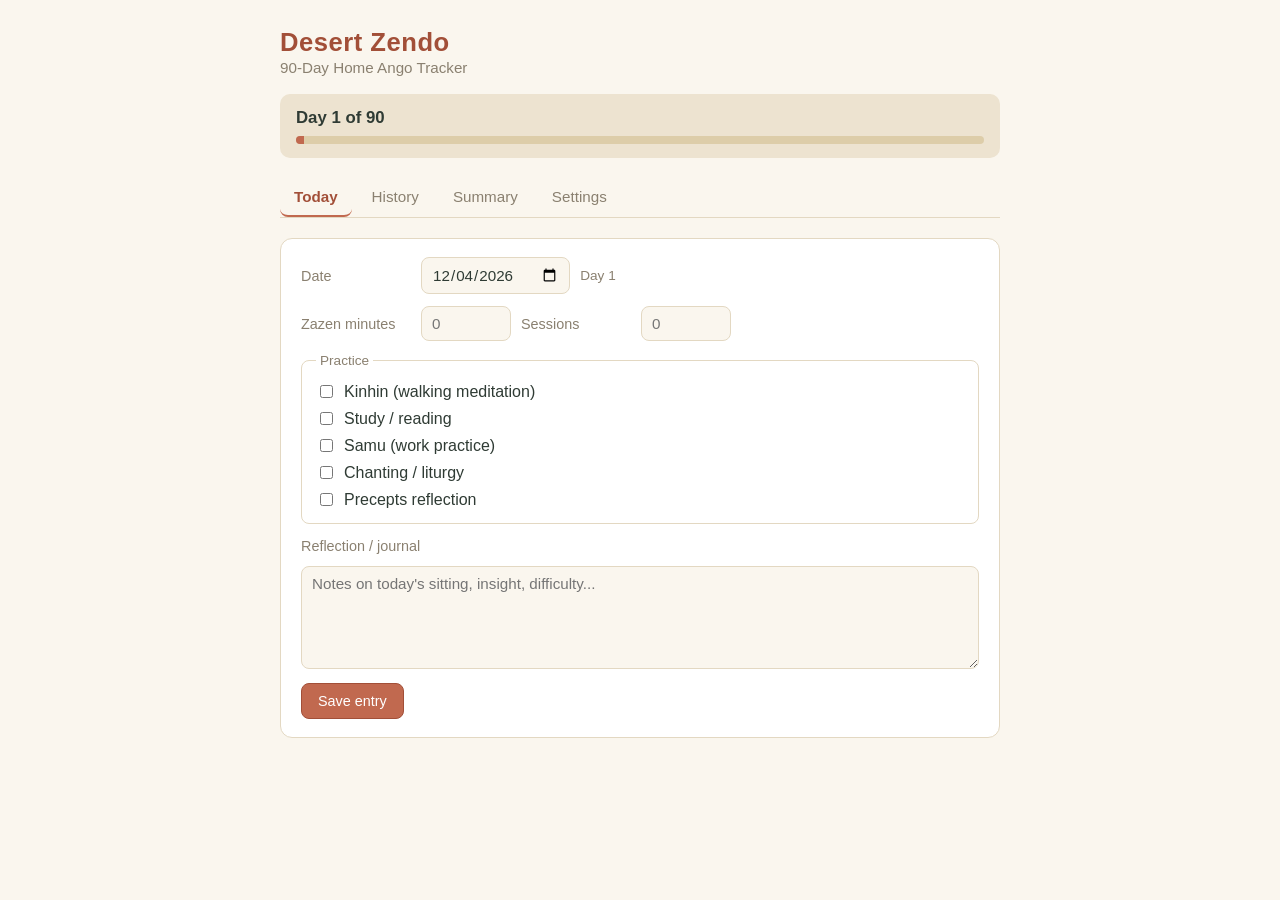
<file: index.html>
<!DOCTYPE html>
<html lang="en">
<head>
<meta charset="UTF-8">
<meta name="viewport" content="width=device-width, initial-scale=1.0">
<title>Desert Zendo — 90-Day Ango Tracker</title>
<link rel="stylesheet" href="style.css">
</head>
<body>
<header class="app-header">
  <div class="header-top">
    <h1>Desert Zendo</h1>
    <p class="subtitle">90-Day Home Ango Tracker</p>
  </div>
  <div class="day-counter" id="dayCounter">
    <span id="dayLabel">Day — of —</span>
    <div class="progress-track"><div class="progress-fill" id="progressFill"></div></div>
  </div>
</header>

<nav class="tabs" id="tabs">
  <button class="tab-btn active" data-view="today">Today</button>
  <button class="tab-btn" data-view="history">History</button>
  <button class="tab-btn" data-view="summary">Summary</button>
  <button class="tab-btn" data-view="settings">Settings</button>
</nav>

<main>
  <section id="view-today" class="view active">
    <div class="card">
      <div class="field-row">
        <label for="logDate">Date</label>
        <input type="date" id="logDate">
        <span id="logDayNote" class="muted"></span>
      </div>

      <div class="field-row">
        <label for="zazenMinutes">Zazen minutes</label>
        <input type="number" id="zazenMinutes" min="0" step="5" placeholder="0">
        <label for="zazenSessions">Sessions</label>
        <input type="number" id="zazenSessions" min="0" step="1" placeholder="0">
      </div>

      <fieldset class="checklist" id="practiceChecklist">
        <legend>Practice</legend>
      </fieldset>

      <div class="field-row">
        <label for="journal">Reflection / journal</label>
      </div>
      <textarea id="journal" rows="5" placeholder="Notes on today's sitting, insight, difficulty..."></textarea>

      <div class="actions">
        <button id="saveDayBtn" class="primary">Save entry</button>
        <span id="saveStatus" class="muted"></span>
      </div>
    </div>
  </section>

  <section id="view-history" class="view">
    <div class="card">
      <table class="history-table" id="historyTable">
        <thead>
          <tr>
            <th>Day</th>
            <th>Date</th>
            <th>Zazen</th>
            <th>Practice</th>
            <th>Journal</th>
          </tr>
        </thead>
        <tbody id="historyBody"></tbody>
      </table>
      <p id="historyEmpty" class="muted" hidden>No entries logged yet.</p>
    </div>
  </section>

  <section id="view-summary" class="view">
    <div class="card">
      <h2>Ango Summary</h2>
      <div class="stat-grid" id="statGrid"></div>
      <h3>Practice completion</h3>
      <div id="practiceStats" class="practice-stats"></div>
    </div>
    <div class="card">
      <div class="actions" style="justify-content: space-between;">
        <h2 style="margin:0;">Journal export</h2>
        <button id="exportJournalBtn">Download journal (.md)</button>
      </div>
      <pre id="journalPreview" class="journal-preview"></pre>
    </div>
  </section>

  <section id="view-settings" class="view">
    <div class="card">
      <h2>Ango settings</h2>
      <div class="field-row">
        <label for="startDate">Start date</label>
        <input type="date" id="startDate">
      </div>
      <div class="field-row">
        <label for="lengthDays">Length (days)</label>
        <input type="number" id="lengthDays" min="1" step="1">
      </div>
      <div class="actions">
        <button id="saveSettingsBtn" class="primary">Save settings</button>
        <span id="settingsStatus" class="muted"></span>
      </div>
    </div>

    <div class="card">
      <h2>Backup</h2>
      <p class="muted">Export all your data to a JSON file, or restore from a previous export.</p>
      <div class="actions">
        <button id="exportDataBtn">Export data (.json)</button>
        <label class="file-btn">
          Import data (.json)
          <input type="file" id="importDataInput" accept="application/json" hidden>
        </label>
      </div>
      <p id="backupStatus" class="muted"></p>
    </div>

    <div class="card">
      <h2>Danger zone</h2>
      <button id="clearDataBtn" class="danger">Clear all data</button>
    </div>
  </section>
</main>

<script src="app.js"></script>
</body>
</html>
</file>
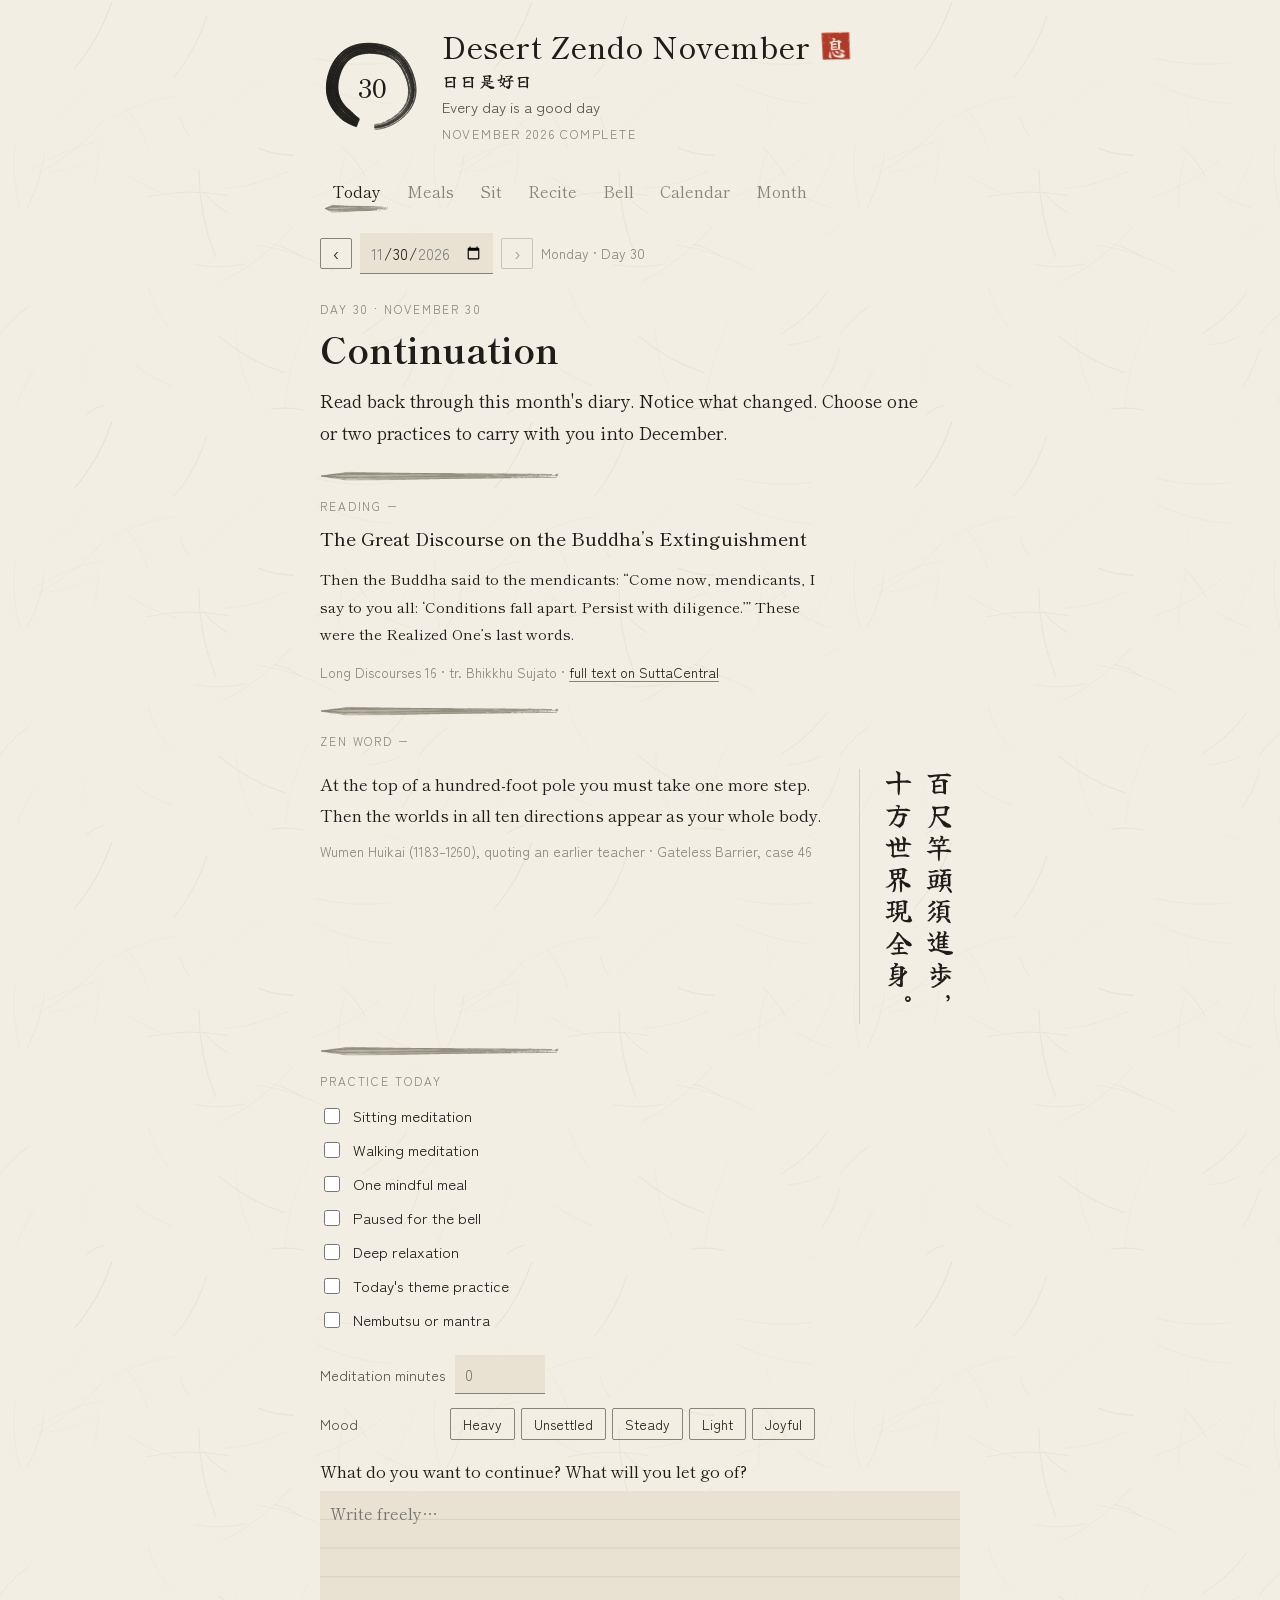
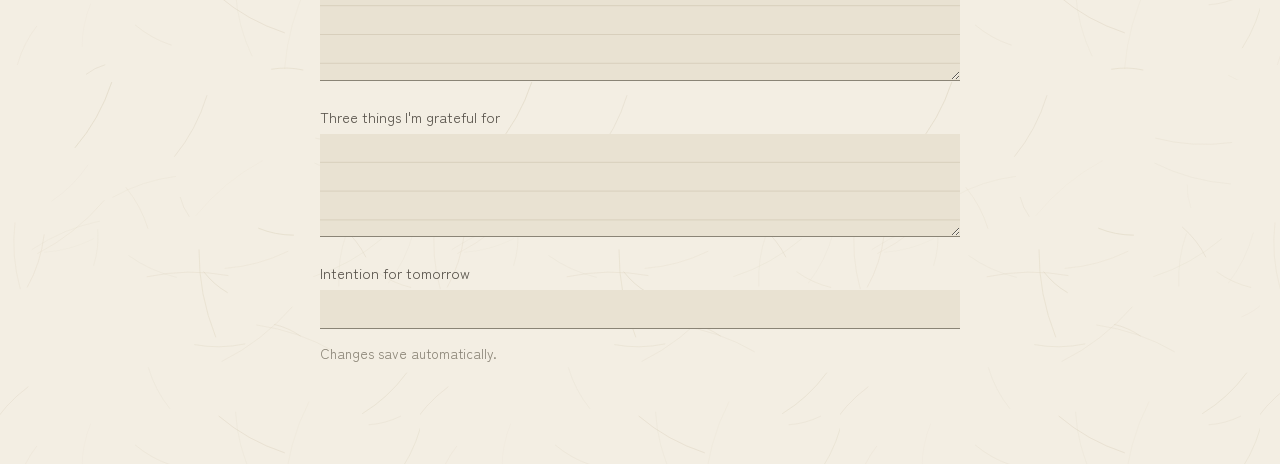
<file: desert-zendo-november/index.html>
<!DOCTYPE html>
<html lang="en">
<head>
<meta charset="UTF-8">
<meta name="viewport" content="width=device-width, initial-scale=1.0">
<title>Desert Zendo November</title>
<link rel="preconnect" href="https://fonts.googleapis.com">
<link rel="preconnect" href="https://fonts.gstatic.com" crossorigin>
<link rel="stylesheet" href="https://fonts.googleapis.com/css2?family=Shippori+Mincho:wght@500;700&family=Yuji+Syuku&family=Zen+Kaku+Gothic+New:wght@400;500&family=Noto+Serif+Tibetan&display=swap">
<link rel="stylesheet" href="style.css">
</head>
<body>
<header class="app-header">
  <div class="month-mark">
    <canvas id="monthEnso" data-enso data-size="104" data-seed="1126" data-progress="0" aria-hidden="true"></canvas>
    <span class="month-day" id="monthDay" aria-hidden="true"></span>
  </div>
  <div class="header-text">
    <div class="title-row">
      <h1>Desert Zendo November</h1>
      <canvas class="seal" data-seal="息" data-size="30" role="img" aria-label="Seal: breath"></canvas>
    </div>
    <p class="subtitle"><span class="motto" lang="zh-Hant">日日是好日</span> Every day is a good day</p>
    <p class="day-label" id="dayLabel">Day — of 30</p>
  </div>
</header>

<nav class="tabs" id="tabs">
  <button class="tab-btn active" data-view="today">Today</button>
  <button class="tab-btn" data-view="meals">Meals</button>
  <button class="tab-btn" data-view="sit">Sit</button>
  <button class="tab-btn" data-view="recite">Recite</button>
  <button class="tab-btn" data-view="bell">Bell</button>
  <button class="tab-btn" data-view="calendar">Calendar</button>
  <button class="tab-btn" data-view="month">Month</button>
</nav>

<main>
  <div class="date-bar">
    <button id="prevDayBtn" aria-label="Previous day">‹</button>
    <input type="date" id="selDate">
    <button id="nextDayBtn" aria-label="Next day">›</button>
    <span id="selDayNote" class="muted"></span>
  </div>

  <!-- Today: theme, practice checklist, diary -->
  <section id="view-today" class="view active">
    <div class="card theme-card">
      <p class="eyebrow" id="themeEyebrow">Day 1</p>
      <h2 id="themeTitle"></h2>
      <p id="themePractice"></p>
      <p class="observance-note" id="observanceNote" hidden></p>
    </div>

    <details class="card reading-card" id="readingCard" open>
      <summary>
        <span class="eyebrow">Reading</span>
        <span class="reading-title" id="readingTitle"></span>
      </summary>
      <div id="readingBody" class="reading-body"></div>
      <p class="muted reading-credit">
        <span id="readingCite"></span> · tr. Bhikkhu Sujato ·
        <a id="readingLink" target="_blank" rel="noopener">full text on SuttaCentral</a>
      </p>
    </details>

    <details class="card zen-card" id="zenCard" open>
      <summary><span class="eyebrow">Zen word</span></summary>
      <div class="zen-body">
        <p class="zen-original" id="zenOriginal"></p>
        <div class="zen-text">
          <p class="zen-reading muted" id="zenReading"></p>
          <p class="zen-english" id="zenEnglish"></p>
          <p class="muted zen-cite" id="zenCite"></p>
        </div>
      </div>
    </details>

    <div class="card">
      <fieldset class="checklist" id="practiceChecklist">
        <legend>Practice today</legend>
      </fieldset>

      <div class="field-row">
        <label for="sitMinutes">Meditation minutes</label>
        <input type="number" id="sitMinutes" min="0" step="5" placeholder="0">
      </div>

      <div class="field-row">
        <span class="field-label">Mood</span>
        <div class="mood-row" id="moodRow"></div>
      </div>

      <label class="block-label" for="diary" id="diaryPrompt">Diary</label>
      <textarea id="diary" rows="6" placeholder="Write freely…"></textarea>

      <label class="block-label" for="gratitude">Three things I'm grateful for</label>
      <textarea id="gratitude" rows="3"></textarea>

      <label class="block-label" for="intention">Intention for tomorrow</label>
      <input type="text" id="intention" class="wide">

      <p id="saveStatus" class="muted">Changes save automatically.</p>
    </div>
  </section>

  <!-- Meals -->
  <section id="view-meals" class="view">
    <div class="card">
      <h2>Add a meal</h2>
      <div class="field-row">
        <label for="mealType">Meal</label>
        <select id="mealType"></select>
      </div>
      <label class="block-label" for="mealWhat">What I ate</label>
      <input type="text" id="mealWhat" class="wide" placeholder="Miso soup, rice, steamed greens">
      <div class="checklist-inline">
        <label><input type="checkbox" id="mealPlant"> Plant-based</label>
        <label><input type="checkbox" id="mealPause"> Paused before eating</label>
        <label><input type="checkbox" id="mealNoScreens"> No screens or reading</label>
        <label><input type="checkbox" id="mealSlow"> Chewed slowly, put the fork down</label>
      </div>
      <div class="field-row">
        <label for="mealHunger">Hunger before</label>
        <input type="range" id="mealHunger" min="1" max="5" value="3">
        <label for="mealFull">Fullness after</label>
        <input type="range" id="mealFull" min="1" max="5" value="3">
      </div>
      <label class="block-label" for="mealNote">Notes</label>
      <input type="text" id="mealNote" class="wide" placeholder="Who made it, where it came from, how it felt">
      <div class="actions">
        <button id="addMealBtn" class="primary">Add meal</button>
        <span id="mealStatus" class="muted"></span>
      </div>
    </div>

    <div class="card">
      <h2>Meals on this day</h2>
      <ul class="meal-list" id="mealList"></ul>
      <p id="mealEmpty" class="muted">No meals logged for this day.</p>
    </div>
  </section>

  <!-- Meditation timer -->
  <section id="view-sit" class="view">
    <div class="card center">
      <div class="breath-wrap">
        <canvas class="breath-circle" id="breathCircle" data-enso data-size="210" data-seed="5" data-weight="0.09" aria-hidden="true"></canvas>
        <div class="breath-text" id="breathText">Ready</div>
      </div>
      <div class="timer" id="timerDisplay">20:00</div>
      <p class="segment-label" id="segmentLabel"></p>

      <div class="field-row centered">
        <label for="sitStyle">Bells</label>
        <select id="sitStyle">
          <option value="zendo">Zendo: three to begin, one to end</option>
          <option value="simple">Simple: one to begin, two to end</option>
        </select>
      </div>
      <div class="field-row centered">
        <label for="sitLength">Minutes per period</label>
        <input type="number" id="sitLength" min="1" max="180" value="20">
      </div>
      <div class="field-row centered">
        <label for="sitRounds">Periods</label>
        <select id="sitRounds">
          <option value="1">1</option>
          <option value="2">2</option>
          <option value="3">3</option>
          <option value="4">4</option>
        </select>
        <label for="kinhinLength">Kinhin between</label>
        <select id="kinhinLength">
          <option value="5">5 min</option>
          <option value="7">7 min</option>
          <option value="10">10 min</option>
          <option value="15">15 min</option>
        </select>
      </div>
      <div class="field-row centered">
        <label for="sitInterval">Interval bell</label>
        <select id="sitInterval">
          <option value="0">None</option>
          <option value="5">Every 5 min</option>
          <option value="10">Every 10 min</option>
          <option value="15">Every 15 min</option>
        </select>
      </div>
      <div class="field-row centered">
        <label for="breathPace">Breath guide</label>
        <select id="breathPace">
          <option value="0">Off</option>
          <option value="4">4s in / 4s out</option>
          <option value="5" selected>5s in / 5s out</option>
          <option value="6">6s in / 6s out</option>
        </select>
        <label><input type="checkbox" id="sitWalking"> Walking session</label>
      </div>

      <div class="actions centered">
        <button id="sitStartBtn" class="primary">Begin</button>
        <button id="sitStopBtn" disabled>End early</button>
      </div>
      <p id="sitStatus" class="muted"></p>
    </div>

    <div class="card">
      <h2>Sessions on this day</h2>
      <ul class="session-list" id="sessionList"></ul>
      <p id="sessionEmpty" class="muted">No sessions yet.</p>
    </div>
  </section>

  <!-- Nembutsu / mantra counter -->
  <section id="view-recite" class="view">
    <div class="card center">
      <div class="field-row centered">
        <label for="reciteText">Recitation</label>
        <select id="reciteText"></select>
      </div>
      <p class="recite-original" id="reciteOriginal"></p>
      <p class="recite-reading" id="reciteReading"></p>
      <button id="reciteBtn" class="recite-btn" aria-label="Count one recitation">
        <canvas id="reciteEnso" data-enso data-size="200" data-seed="108" data-progress="0" aria-hidden="true"></canvas>
        <span class="recite-count" id="reciteCount">0</span>
      </button>
      <p class="muted" id="reciteRound"></p>
      <div class="checklist-inline centered-row">
        <label><input type="checkbox" id="reciteSound"> Wooden fish sound</label>
        <label><input type="checkbox" id="reciteHide"> Hide the count</label>
      </div>
      <div class="actions centered">
        <button id="reciteUndoBtn">Undo last</button>
      </div>
      <p class="muted recite-note" id="reciteNote"></p>
    </div>

    <div class="card">
      <h2>Recited on this day</h2>
      <ul class="session-list" id="reciteList"></ul>
      <p id="reciteEmpty" class="muted">Nothing recited yet.</p>
    </div>
  </section>

  <!-- Mindfulness bell -->
  <section id="view-bell" class="view">
    <div class="card center">
      <button id="bellNowBtn" class="bell-btn" aria-label="Sound the bell now">
        <canvas data-enso data-size="170" data-seed="23" aria-hidden="true"></canvas>
        <span class="bell-ring" id="bellRing" aria-hidden="true"></span>
        <span class="bell-label">Bell</span>
      </button>
      <p class="invitation" id="bellInvitation">Tap to sound the bell.</p>
    </div>

    <div class="card">
      <h2>Bell through the day</h2>
      <p class="muted">The bell sounds at random-ish moments around your chosen interval while this page is open. Keep the tab open (it can be in the background) and your sound on.</p>
      <div class="field-row">
        <label for="bellEvery">Every about</label>
        <select id="bellEvery">
          <option value="15">15 minutes</option>
          <option value="30">30 minutes</option>
          <option value="45">45 minutes</option>
          <option value="60">60 minutes</option>
        </select>
      </div>
      <div class="field-row">
        <label for="bellFrom">Between</label>
        <input type="time" id="bellFrom" value="08:00">
        <span class="muted">and</span>
        <input type="time" id="bellTo" value="20:00">
      </div>
      <div class="field-row">
        <label for="bellVolume">Volume</label>
        <input type="range" id="bellVolume" min="0" max="1" step="0.05" value="0.6">
      </div>
      <div class="actions">
        <button id="bellToggleBtn" class="primary">Start bell</button>
        <span id="bellStatus" class="muted"></span>
      </div>
    </div>
  </section>

  <!-- Calendar -->
  <section id="view-calendar" class="view">
    <div class="card">
      <h2 id="calTitle">November</h2>
      <div class="cal-grid cal-head">
        <span>Sun</span><span>Mon</span><span>Tue</span><span>Wed</span><span>Thu</span><span>Fri</span><span>Sat</span>
      </div>
      <div class="cal-grid" id="calGrid"></div>
      <p class="muted legend">
        <span class="dot dot-diary"></span> diary
        <span class="dot dot-meal"></span> meals
        <span class="dot dot-sit"></span> meditation
        <span class="obs-mark"></span> observance
        <span class="moon moon-new"></span> new moon
        <span class="moon moon-full"></span> full moon (approximate)
      </p>
    </div>
    <div class="card" id="calDetail"></div>
  </section>

  <!-- Month summary, export, settings -->
  <section id="view-month" class="view">
    <div class="card">
      <h2>The month so far</h2>
      <div class="stat-grid" id="statGrid"></div>
      <h3>Practices</h3>
      <div id="practiceStats" class="practice-stats"></div>
    </div>

    <div class="card">
      <div class="actions spread">
        <h2 class="no-margin">Diary</h2>
        <button id="exportDiaryBtn">Download diary (.md)</button>
      </div>
      <pre id="diaryPreview" class="journal-preview"></pre>
    </div>

    <div class="card">
      <h2>Settings</h2>
      <div class="field-row">
        <label for="yearInput">November of</label>
        <input type="number" id="yearInput" min="2000" max="2100" step="1">
        <button id="saveYearBtn">Save</button>
      </div>
      <h3>Backup</h3>
      <p class="muted" id="syncStatus">Saved in this browser only. Export a backup now and then.</p>
      <div class="actions">
        <button id="exportDataBtn">Export data (.json)</button>
        <label class="file-btn">
          Import data (.json)
          <input type="file" id="importDataInput" accept="application/json" hidden>
        </label>
      </div>
      <p id="backupStatus" class="muted"></p>
      <h3>Danger zone</h3>
      <button id="clearDataBtn" class="danger">Clear all data</button>
    </div>

    <p class="muted disclaimer">
      An independent, personal practice tool, inspired by the everyday teachings of
      Thich Nhat Hanh and by the Chan, Zen, Pure Land and Tibetan traditions.
      Not affiliated with or endorsed by Plum Village or any other
      organization. Practice text is original to this app. Daily
      readings are Bhikkhu Sujato's translations from SuttaCentral (public
      domain, CC0). Zen sayings are public-domain classics in English
      renderings written for this app.
    </p>
  </section>
</main>

<script src="ink.js"></script>
<script src="data.js"></script>
<script src="readings.js"></script>
<script src="zen.js"></script>
<script src="app.js"></script>
</body>
</html>
</file>
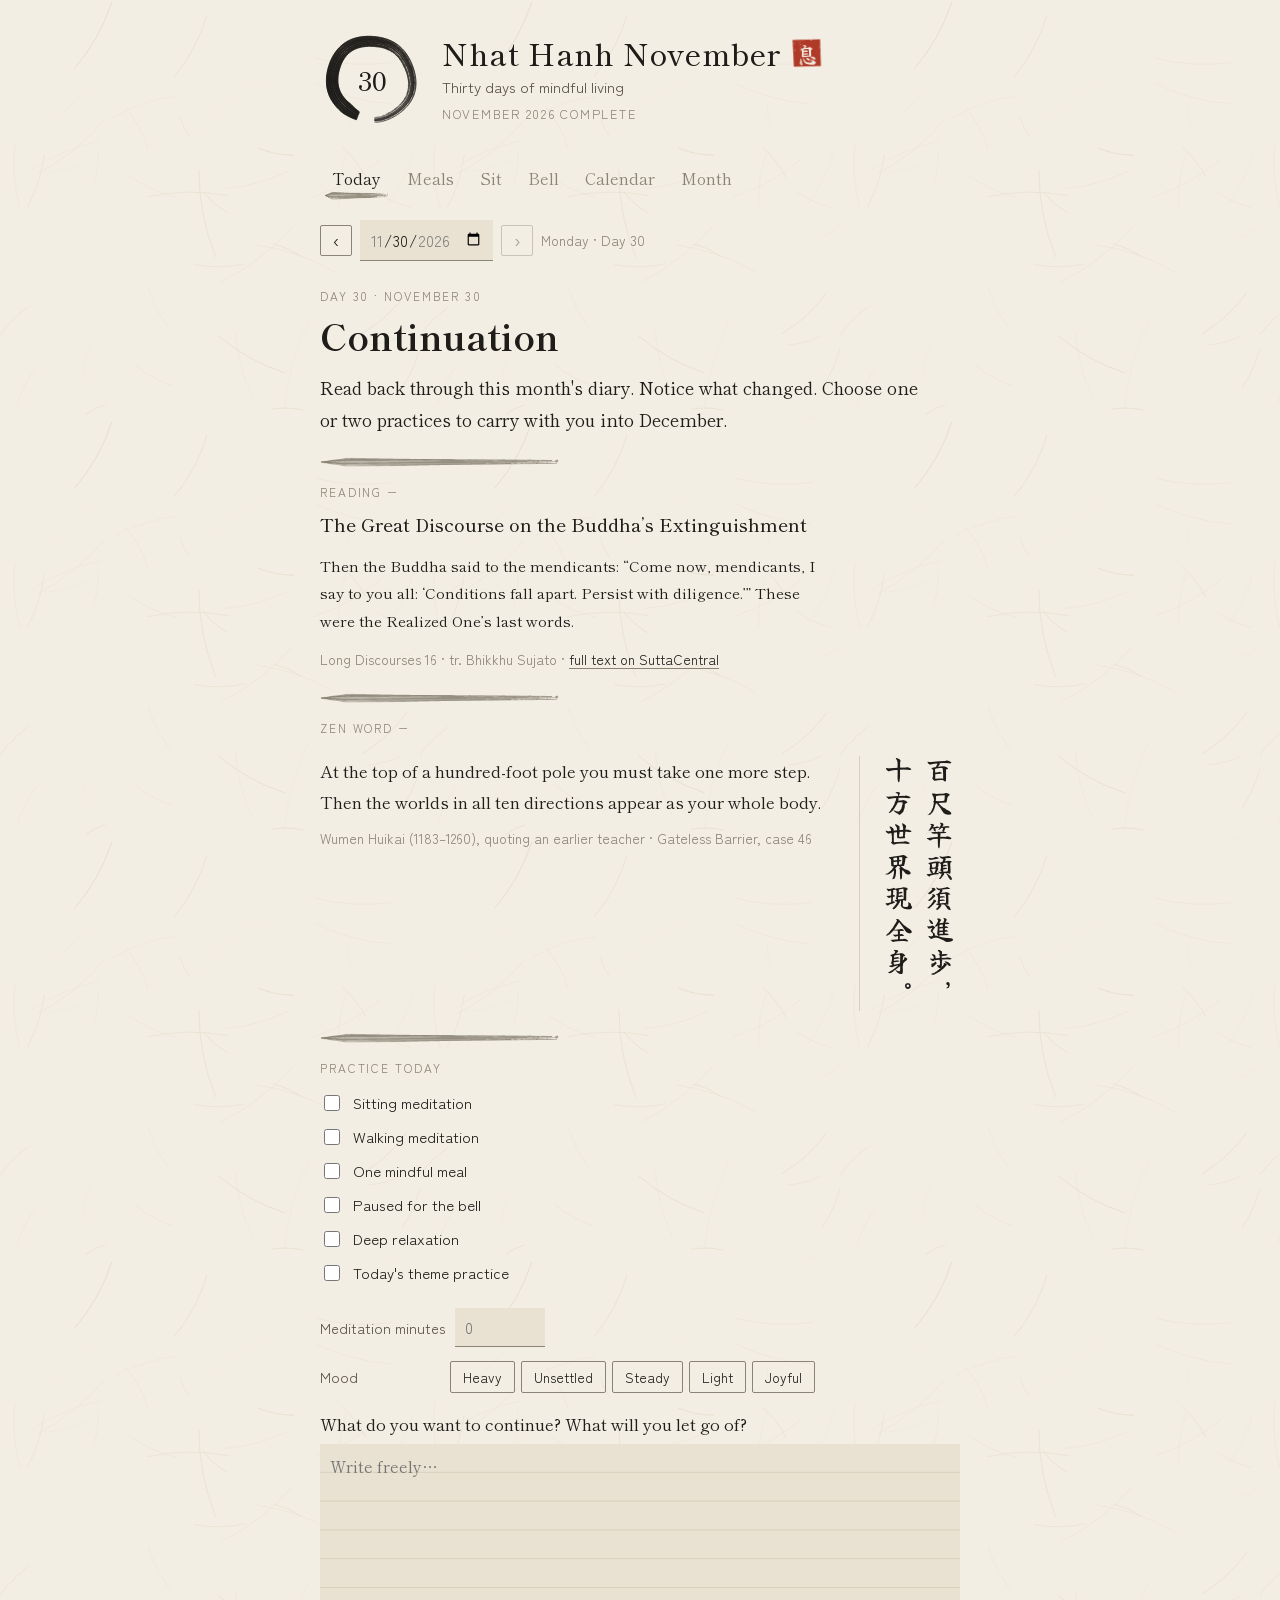
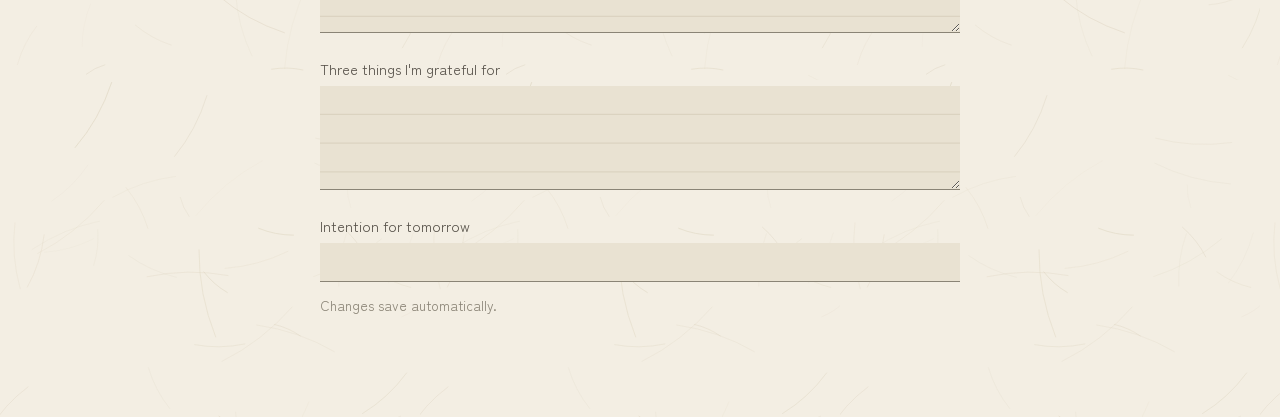
<file: nhat-hanh-november/index.html>
<!DOCTYPE html>
<html lang="en">
<head>
<meta charset="UTF-8">
<meta name="viewport" content="width=device-width, initial-scale=1.0">
<title>Nhat Hanh November</title>
<link rel="preconnect" href="https://fonts.googleapis.com">
<link rel="preconnect" href="https://fonts.gstatic.com" crossorigin>
<link rel="stylesheet" href="https://fonts.googleapis.com/css2?family=Shippori+Mincho:wght@500;700&family=Yuji+Syuku&family=Zen+Kaku+Gothic+New:wght@400;500&display=swap">
<link rel="stylesheet" href="style.css">
</head>
<body>
<header class="app-header">
  <div class="month-mark">
    <canvas id="monthEnso" data-enso data-size="104" data-seed="1126" data-progress="0" aria-hidden="true"></canvas>
    <span class="month-day" id="monthDay" aria-hidden="true"></span>
  </div>
  <div class="header-text">
    <div class="title-row">
      <h1>Nhat Hanh November</h1>
      <canvas class="seal" data-seal="息" data-size="30" role="img" aria-label="Seal: breath"></canvas>
    </div>
    <p class="subtitle">Thirty days of mindful living</p>
    <p class="day-label" id="dayLabel">Day — of 30</p>
  </div>
</header>

<nav class="tabs" id="tabs">
  <button class="tab-btn active" data-view="today">Today</button>
  <button class="tab-btn" data-view="meals">Meals</button>
  <button class="tab-btn" data-view="sit">Sit</button>
  <button class="tab-btn" data-view="bell">Bell</button>
  <button class="tab-btn" data-view="calendar">Calendar</button>
  <button class="tab-btn" data-view="month">Month</button>
</nav>

<main>
  <div class="date-bar">
    <button id="prevDayBtn" aria-label="Previous day">‹</button>
    <input type="date" id="selDate">
    <button id="nextDayBtn" aria-label="Next day">›</button>
    <span id="selDayNote" class="muted"></span>
  </div>

  <!-- Today: theme, practice checklist, diary -->
  <section id="view-today" class="view active">
    <div class="card theme-card">
      <p class="eyebrow" id="themeEyebrow">Day 1</p>
      <h2 id="themeTitle"></h2>
      <p id="themePractice"></p>
    </div>

    <details class="card reading-card" id="readingCard" open>
      <summary>
        <span class="eyebrow">Reading</span>
        <span class="reading-title" id="readingTitle"></span>
      </summary>
      <div id="readingBody" class="reading-body"></div>
      <p class="muted reading-credit">
        <span id="readingCite"></span> · tr. Bhikkhu Sujato ·
        <a id="readingLink" target="_blank" rel="noopener">full text on SuttaCentral</a>
      </p>
    </details>

    <details class="card zen-card" id="zenCard" open>
      <summary><span class="eyebrow">Zen word</span></summary>
      <div class="zen-body">
        <p class="zen-original" id="zenOriginal"></p>
        <div class="zen-text">
          <p class="zen-reading muted" id="zenReading"></p>
          <p class="zen-english" id="zenEnglish"></p>
          <p class="muted zen-cite" id="zenCite"></p>
        </div>
      </div>
    </details>

    <div class="card">
      <fieldset class="checklist" id="practiceChecklist">
        <legend>Practice today</legend>
      </fieldset>

      <div class="field-row">
        <label for="sitMinutes">Meditation minutes</label>
        <input type="number" id="sitMinutes" min="0" step="5" placeholder="0">
      </div>

      <div class="field-row">
        <span class="field-label">Mood</span>
        <div class="mood-row" id="moodRow"></div>
      </div>

      <label class="block-label" for="diary" id="diaryPrompt">Diary</label>
      <textarea id="diary" rows="6" placeholder="Write freely…"></textarea>

      <label class="block-label" for="gratitude">Three things I'm grateful for</label>
      <textarea id="gratitude" rows="3"></textarea>

      <label class="block-label" for="intention">Intention for tomorrow</label>
      <input type="text" id="intention" class="wide">

      <p id="saveStatus" class="muted">Changes save automatically.</p>
    </div>
  </section>

  <!-- Meals -->
  <section id="view-meals" class="view">
    <div class="card">
      <h2>Add a meal</h2>
      <div class="field-row">
        <label for="mealType">Meal</label>
        <select id="mealType"></select>
      </div>
      <label class="block-label" for="mealWhat">What I ate</label>
      <input type="text" id="mealWhat" class="wide" placeholder="Miso soup, rice, steamed greens">
      <div class="checklist-inline">
        <label><input type="checkbox" id="mealPlant"> Plant-based</label>
        <label><input type="checkbox" id="mealPause"> Paused before eating</label>
        <label><input type="checkbox" id="mealNoScreens"> No screens or reading</label>
        <label><input type="checkbox" id="mealSlow"> Chewed slowly, put the fork down</label>
      </div>
      <div class="field-row">
        <label for="mealHunger">Hunger before</label>
        <input type="range" id="mealHunger" min="1" max="5" value="3">
        <label for="mealFull">Fullness after</label>
        <input type="range" id="mealFull" min="1" max="5" value="3">
      </div>
      <label class="block-label" for="mealNote">Notes</label>
      <input type="text" id="mealNote" class="wide" placeholder="Who made it, where it came from, how it felt">
      <div class="actions">
        <button id="addMealBtn" class="primary">Add meal</button>
        <span id="mealStatus" class="muted"></span>
      </div>
    </div>

    <div class="card">
      <h2>Meals on this day</h2>
      <ul class="meal-list" id="mealList"></ul>
      <p id="mealEmpty" class="muted">No meals logged for this day.</p>
    </div>
  </section>

  <!-- Meditation timer -->
  <section id="view-sit" class="view">
    <div class="card center">
      <div class="breath-wrap">
        <canvas class="breath-circle" id="breathCircle" data-enso data-size="210" data-seed="5" data-weight="0.09" aria-hidden="true"></canvas>
        <div class="breath-text" id="breathText">Ready</div>
      </div>
      <div class="timer" id="timerDisplay">20:00</div>

      <div class="field-row centered">
        <label for="sitLength">Minutes</label>
        <input type="number" id="sitLength" min="1" max="180" value="20">
        <label for="sitInterval">Interval bell</label>
        <select id="sitInterval">
          <option value="0">None</option>
          <option value="5">Every 5 min</option>
          <option value="10">Every 10 min</option>
          <option value="15">Every 15 min</option>
        </select>
      </div>
      <div class="field-row centered">
        <label for="breathPace">Breath guide</label>
        <select id="breathPace">
          <option value="0">Off</option>
          <option value="4">4s in / 4s out</option>
          <option value="5" selected>5s in / 5s out</option>
          <option value="6">6s in / 6s out</option>
        </select>
        <label><input type="checkbox" id="sitWalking"> Walking session</label>
      </div>

      <div class="actions centered">
        <button id="sitStartBtn" class="primary">Begin</button>
        <button id="sitStopBtn" disabled>End early</button>
      </div>
      <p id="sitStatus" class="muted"></p>
    </div>

    <div class="card">
      <h2>Sessions on this day</h2>
      <ul class="session-list" id="sessionList"></ul>
      <p id="sessionEmpty" class="muted">No sessions yet.</p>
    </div>
  </section>

  <!-- Mindfulness bell -->
  <section id="view-bell" class="view">
    <div class="card center">
      <button id="bellNowBtn" class="bell-btn" aria-label="Sound the bell now">
        <canvas data-enso data-size="170" data-seed="23" aria-hidden="true"></canvas>
        <span class="bell-ring" id="bellRing" aria-hidden="true"></span>
        <span class="bell-label">Bell</span>
      </button>
      <p class="invitation" id="bellInvitation">Tap to sound the bell.</p>
    </div>

    <div class="card">
      <h2>Bell through the day</h2>
      <p class="muted">The bell sounds at random-ish moments around your chosen interval while this page is open. Keep the tab open (it can be in the background) and your sound on.</p>
      <div class="field-row">
        <label for="bellEvery">Every about</label>
        <select id="bellEvery">
          <option value="15">15 minutes</option>
          <option value="30">30 minutes</option>
          <option value="45">45 minutes</option>
          <option value="60">60 minutes</option>
        </select>
      </div>
      <div class="field-row">
        <label for="bellFrom">Between</label>
        <input type="time" id="bellFrom" value="08:00">
        <span class="muted">and</span>
        <input type="time" id="bellTo" value="20:00">
      </div>
      <div class="field-row">
        <label for="bellVolume">Volume</label>
        <input type="range" id="bellVolume" min="0" max="1" step="0.05" value="0.6">
      </div>
      <div class="actions">
        <button id="bellToggleBtn" class="primary">Start bell</button>
        <span id="bellStatus" class="muted"></span>
      </div>
    </div>
  </section>

  <!-- Calendar -->
  <section id="view-calendar" class="view">
    <div class="card">
      <h2 id="calTitle">November</h2>
      <div class="cal-grid cal-head">
        <span>Sun</span><span>Mon</span><span>Tue</span><span>Wed</span><span>Thu</span><span>Fri</span><span>Sat</span>
      </div>
      <div class="cal-grid" id="calGrid"></div>
      <p class="muted legend">
        <span class="dot dot-diary"></span> diary
        <span class="dot dot-meal"></span> meals
        <span class="dot dot-sit"></span> meditation
        <span class="moon moon-new"></span> new moon
        <span class="moon moon-full"></span> full moon (approximate)
      </p>
    </div>
    <div class="card" id="calDetail"></div>
  </section>

  <!-- Month summary, export, settings -->
  <section id="view-month" class="view">
    <div class="card">
      <h2>The month so far</h2>
      <div class="stat-grid" id="statGrid"></div>
      <h3>Practices</h3>
      <div id="practiceStats" class="practice-stats"></div>
    </div>

    <div class="card">
      <div class="actions spread">
        <h2 class="no-margin">Diary</h2>
        <button id="exportDiaryBtn">Download diary (.md)</button>
      </div>
      <pre id="diaryPreview" class="journal-preview"></pre>
    </div>

    <div class="card">
      <h2>Settings</h2>
      <div class="field-row">
        <label for="yearInput">November of</label>
        <input type="number" id="yearInput" min="2000" max="2100" step="1">
        <button id="saveYearBtn">Save</button>
      </div>
      <h3>Backup</h3>
      <p class="muted" id="syncStatus">Saved in this browser only. Export a backup now and then.</p>
      <div class="actions">
        <button id="exportDataBtn">Export data (.json)</button>
        <label class="file-btn">
          Import data (.json)
          <input type="file" id="importDataInput" accept="application/json" hidden>
        </label>
      </div>
      <p id="backupStatus" class="muted"></p>
      <h3>Danger zone</h3>
      <button id="clearDataBtn" class="danger">Clear all data</button>
    </div>

    <p class="muted disclaimer">
      An independent, personal practice tool inspired by the everyday teachings of
      Thich Nhat Hanh. Not affiliated with or endorsed by Plum Village or any
      associated organization. Practice text is original to this app. Daily
      readings are Bhikkhu Sujato's translations from SuttaCentral (public
      domain, CC0). Zen sayings are public-domain classics in English
      renderings written for this app.
    </p>
  </section>
</main>

<script src="ink.js"></script>
<script src="data.js"></script>
<script src="readings.js"></script>
<script src="zen.js"></script>
<script src="app.js"></script>
</body>
</html>
</file>
<file: style.css>
:root {
  --sand: #ede3d0;
  --sand-dark: #ddcda9;
  --terracotta: #c1694f;
  --terracotta-dark: #a24f38;
  --sage: #7c8f6e;
  --ink: #2f3b34;
  --paper: #faf6ee;
  --card: #ffffff;
  --border: #e3d8c2;
  --muted: #8a8070;
  --danger: #b23b3b;
}

@media (prefers-color-scheme: dark) {
  :root {
    --sand: #4a4234;
    --sand-dark: #3a3428;
    --terracotta: #d98363;
    --terracotta-dark: #c1694f;
    --sage: #a3b594;
    --ink: #ece6d8;
    --paper: #211d17;
    --card: #2b271f;
    --border: #443c2e;
    --muted: #b3a690;
  }
}

* { box-sizing: border-box; }

body {
  margin: 0;
  background: var(--paper);
  color: var(--ink);
  font-family: -apple-system, BlinkMacSystemFont, "Segoe UI", Roboto, sans-serif;
  padding: 0 16px 48px;
}

.app-header {
  max-width: 720px;
  margin: 0 auto;
  padding-top: 28px;
}

.header-top h1 {
  margin: 0;
  font-size: 1.6rem;
  color: var(--terracotta-dark);
  letter-spacing: 0.02em;
}

.subtitle {
  margin: 2px 0 18px;
  color: var(--muted);
  font-size: 0.95rem;
}

.day-counter {
  background: var(--sand);
  border-radius: 10px;
  padding: 14px 16px;
}

#dayLabel {
  font-weight: 600;
  font-size: 1.05rem;
}

.progress-track {
  margin-top: 8px;
  height: 8px;
  border-radius: 6px;
  background: var(--sand-dark);
  overflow: hidden;
}

.progress-fill {
  height: 100%;
  width: 0%;
  background: var(--terracotta);
  transition: width 0.3s ease;
}

.tabs {
  max-width: 720px;
  margin: 20px auto 0;
  display: flex;
  gap: 6px;
  border-bottom: 1px solid var(--border);
  overflow-x: auto;
}

.tab-btn {
  background: none;
  border: none;
  padding: 10px 14px;
  font-size: 0.95rem;
  color: var(--muted);
  cursor: pointer;
  border-bottom: 2px solid transparent;
  white-space: nowrap;
}

.tab-btn.active {
  color: var(--terracotta-dark);
  border-bottom-color: var(--terracotta);
  font-weight: 600;
}

main {
  max-width: 720px;
  margin: 0 auto;
}

.view { display: none; padding-top: 20px; }
.view.active { display: block; }

.card {
  background: var(--card);
  border: 1px solid var(--border);
  border-radius: 12px;
  padding: 18px 20px;
  margin-bottom: 18px;
}

.card h2 { margin-top: 0; font-size: 1.15rem; }
.card h3 { font-size: 1rem; color: var(--muted); }

.field-row {
  display: flex;
  align-items: center;
  gap: 10px;
  flex-wrap: wrap;
  margin-bottom: 12px;
}

.field-row label {
  min-width: 110px;
  font-size: 0.9rem;
  color: var(--muted);
}

input[type="date"], input[type="number"], textarea {
  background: var(--paper);
  border: 1px solid var(--border);
  color: var(--ink);
  border-radius: 8px;
  padding: 8px 10px;
  font-size: 0.95rem;
  font-family: inherit;
}

input[type="number"] { width: 90px; }

textarea {
  width: 100%;
  resize: vertical;
}

fieldset.checklist {
  border: 1px solid var(--border);
  border-radius: 8px;
  padding: 10px 14px;
  margin: 0 0 14px;
}

fieldset.checklist legend {
  color: var(--muted);
  font-size: 0.85rem;
  padding: 0 4px;
}

.checklist-item {
  display: flex;
  align-items: center;
  gap: 8px;
  padding: 4px 0;
}

.checklist-item input { width: auto; }

.actions {
  display: flex;
  align-items: center;
  gap: 12px;
  margin-top: 10px;
}

button {
  border: 1px solid var(--border);
  background: var(--sand);
  color: var(--ink);
  padding: 9px 16px;
  border-radius: 8px;
  font-size: 0.9rem;
  cursor: pointer;
}

button.primary {
  background: var(--terracotta);
  border-color: var(--terracotta-dark);
  color: #fff;
}

button.danger {
  background: transparent;
  border-color: var(--danger);
  color: var(--danger);
}

.file-btn {
  border: 1px solid var(--border);
  background: var(--sand);
  padding: 9px 16px;
  border-radius: 8px;
  font-size: 0.9rem;
  cursor: pointer;
}

.muted { color: var(--muted); font-size: 0.85rem; }

.history-table {
  width: 100%;
  border-collapse: collapse;
  font-size: 0.88rem;
}

.history-table th, .history-table td {
  text-align: left;
  padding: 8px 6px;
  border-bottom: 1px solid var(--border);
  vertical-align: top;
}

.history-table tr { cursor: pointer; }
.history-table tr:hover td { background: var(--sand); }

.journal-snip {
  max-width: 260px;
  overflow: hidden;
  text-overflow: ellipsis;
  white-space: nowrap;
}

.stat-grid {
  display: grid;
  grid-template-columns: repeat(auto-fit, minmax(120px, 1fr));
  gap: 12px;
  margin-bottom: 16px;
}

.stat-box {
  background: var(--sand);
  border-radius: 8px;
  padding: 12px;
  text-align: center;
}

.stat-box .num {
  font-size: 1.4rem;
  font-weight: 700;
  color: var(--terracotta-dark);
}

.stat-box .label {
  font-size: 0.78rem;
  color: var(--muted);
}

.practice-stats { display: flex; flex-direction: column; gap: 8px; }

.practice-row {
  display: flex;
  align-items: center;
  gap: 10px;
}

.practice-row .name { width: 150px; font-size: 0.88rem; }

.practice-bar-track {
  flex: 1;
  height: 8px;
  background: var(--sand-dark);
  border-radius: 6px;
  overflow: hidden;
}

.practice-bar-fill {
  height: 100%;
  background: var(--sage);
}

.practice-row .pct { width: 44px; text-align: right; font-size: 0.85rem; color: var(--muted); }

.journal-preview {
  white-space: pre-wrap;
  font-family: ui-monospace, "SF Mono", monospace;
  font-size: 0.8rem;
  max-height: 300px;
  overflow-y: auto;
  background: var(--paper);
  border: 1px solid var(--border);
  border-radius: 8px;
  padding: 12px;
}

@media (max-width: 480px) {
  .field-row label { min-width: 100%; }
  .journal-snip { max-width: 140px; }
  .practice-row .name { width: 100px; }
}
</file>
<file: desert-zendo-november/style.css>
/* Layout: one narrow column on handmade paper; ink only where it means
   something, a single vermilion seal, and generous empty space. */
:root {
  --paper: #f3eee3;        /* washi */
  --paper-deep: #e9e2d2;   /* wells: inputs, today's marks */
  --ink: #1f1d1a;          /* sumi */
  --ink-soft: #57524a;     /* grey wash */
  --ink-faint: #8a8476;    /* captions */
  --rule: #d8cfbc;
  --fiber: #cfc3a8;
  --seal: #b03a28;         /* vermilion, used sparingly */
  --moss: #5f6d50;         /* done / meditation */
  --lotus: #a9606a;        /* diary */
  --font-display: "Shippori Mincho", "Hiragino Mincho ProN", "Yu Mincho", Georgia, serif;
  --font-body: "Zen Kaku Gothic New", "Hiragino Sans", "Segoe UI", system-ui, sans-serif;
  --font-brush: "Yuji Syuku", "Shippori Mincho", "Hiragino Mincho ProN", serif;
}

@media (prefers-color-scheme: dark) {
  :root:not([data-theme="light"]) {
    --paper: #171612;      /* ink stone */
    --paper-deep: #22201b;
    --ink: #ece5d5;
    --ink-soft: #bdb4a2;
    --ink-faint: #8d8576;
    --rule: #37332b;
    --fiber: #2a2721;
    --seal: #d2593f;
    --moss: #9fb08b;
    --lotus: #d0909a;
    color-scheme: dark;
  }
}

:root[data-theme="dark"] {
  --paper: #171612;
  --paper-deep: #22201b;
  --ink: #ece5d5;
  --ink-soft: #bdb4a2;
  --ink-faint: #8d8576;
  --rule: #37332b;
  --fiber: #2a2721;
  --seal: #d2593f;
  --moss: #9fb08b;
  --lotus: #d0909a;
  color-scheme: dark;
}

* { box-sizing: border-box; }

body {
  margin: 0;
  background-color: var(--paper);
  background-image: var(--paper-texture, none);
  color: var(--ink);
  font-family: var(--font-body);
  font-size: 15px;
  line-height: 1.6;
  padding-block: 0 64px;
  padding-left: max(16px, env(safe-area-inset-left, 0px));
  padding-right: max(16px, env(safe-area-inset-right, 0px));
}

a { color: var(--ink); text-decoration-color: var(--ink-faint); text-underline-offset: 3px; }
a:hover { text-decoration-color: var(--seal); }

:focus-visible { outline: 2px solid var(--seal); outline-offset: 2px; }

h1, h2, h3 { font-family: var(--font-display); font-weight: 500; text-wrap: balance; }

/* ---------- Header ---------- */
.app-header {
  max-width: 640px;
  margin: 0 auto;
  padding-top: 28px;
  display: flex;
  align-items: center;
  gap: 18px;
}

.month-mark {
  position: relative;
  flex: none;
  width: 104px;
  height: 104px;
}

.month-mark canvas { display: block; }

.month-day {
  position: absolute;
  inset: 0;
  display: flex;
  align-items: center;
  justify-content: center;
  font-family: var(--font-display);
  font-size: 1.7rem;
  font-weight: 500;
  font-variant-numeric: tabular-nums;
}

.header-text { min-width: 0; }

.title-row { display: flex; align-items: center; gap: 10px; }

.app-header h1 {
  margin: 0;
  font-size: clamp(1.45rem, 5vw, 1.9rem);
  letter-spacing: 0.02em;
  line-height: 1.2;
}

.seal { flex: none; transform: rotate(-3deg); }

.subtitle { margin: 4px 0 0; color: var(--ink-soft); }
.motto {
  font-family: var(--font-brush);
  font-size: 1.05rem;
  letter-spacing: 0.08em;
  color: var(--ink);
  display: block;
}

.day-label {
  margin: 6px 0 0;
  font-size: 0.78rem;
  letter-spacing: 0.14em;
  text-transform: uppercase;
  color: var(--ink-faint);
}

/* ---------- Tabs ---------- */
.tabs {
  max-width: 640px;
  margin: 26px auto 0;
  display: flex;
  gap: 2px;
  overflow-x: auto;
  scrollbar-width: none;
}

.tab-btn {
  background: none;
  border: none;
  border-radius: 0;
  padding: 8px 12px 12px;
  font-family: var(--font-display);
  font-size: 1rem;
  color: var(--ink-faint);
  cursor: pointer;
  white-space: nowrap;
}

.tab-btn:hover { color: var(--ink); }

.tab-btn.active {
  color: var(--ink);
  background: var(--brush-rule) no-repeat center bottom 2px / 86% 9px;
}

main { max-width: 640px; margin: 0 auto; }

.date-bar {
  display: flex;
  align-items: center;
  gap: 8px;
  flex-wrap: wrap;
  padding-top: 18px;
}

.date-bar button { padding: 4px 12px; font-size: 1.1rem; line-height: 1.2; }

.view { display: none; padding-top: 8px; }
.view.active { display: block; }

/* ---------- Sections ---------- */
/* Sections sit directly on the paper, divided by a brushed rule. */
.card {
  padding: 26px 0 22px;
  background: var(--brush-rule) no-repeat left top / min(240px, 64%) 10px;
}

.card h2 { margin: 0 0 12px; font-size: 1.25rem; }
.card h3 {
  margin: 22px 0 8px;
  font-family: var(--font-body);
  font-size: 0.76rem;
  font-weight: 500;
  letter-spacing: 0.14em;
  text-transform: uppercase;
  color: var(--ink-faint);
}
.card.center { text-align: center; background-position: center top; }

.eyebrow {
  margin: 0 0 6px;
  font-size: 0.74rem;
  letter-spacing: 0.16em;
  text-transform: uppercase;
  color: var(--ink-faint);
}

/* The day's theme is the hero of the Today view. */
.theme-card { background: none; padding-top: 18px; }
.theme-card h2 {
  font-size: clamp(1.7rem, 6.4vw, 2.3rem);
  font-weight: 700;
  line-height: 1.25;
  margin-bottom: 14px;
}
#themePractice {
  font-family: var(--font-display);
  font-size: 1.1rem;
  line-height: 1.8;
  max-width: 34em;
  margin: 0;
}

.observance-note {
  margin: 18px 0 0;
  padding-left: 14px;
  border-left: 2px solid var(--seal);
  max-width: 34em;
  font-size: 0.92rem;
  line-height: 1.7;
  color: var(--ink-soft);
}

details.card > summary {
  cursor: pointer;
  list-style: none;
  display: flex;
  flex-direction: column;
  gap: 2px;
}
details.card > summary::-webkit-details-marker { display: none; }
details.card > summary .eyebrow::after { content: "  +"; }
details.card[open] > summary .eyebrow::after { content: "  −"; }

.reading-title { font-family: var(--font-display); font-size: 1.15rem; font-weight: 500; }
.reading-body { max-width: 34em; }
.reading-body p {
  font-family: var(--font-display);
  line-height: 1.85;
  margin: 12px 0;
}
.reading-body p.verse { white-space: pre-line; padding-left: 1.2em; }
.reading-credit { margin: 14px 0 0; }

/* Zen word: short sayings hang vertically beside their English. */
.zen-body { display: flex; flex-direction: column; gap: 6px; margin-top: 12px; }
.zen-body:has(.vertical) { flex-direction: row-reverse; gap: 22px; align-items: flex-start; }
.zen-text { flex: 1; min-width: 0; }
.zen-original {
  font-family: var(--font-brush);
  font-size: 1.45rem;
  line-height: 1.75;
  letter-spacing: 0.06em;
  margin: 0;
}
.zen-original.vertical {
  writing-mode: vertical-rl;
  font-size: 1.7rem;
  letter-spacing: 0.18em;
  padding-left: 18px;
  border-left: 1px solid var(--rule);
  white-space: pre;
  line-height: 1.5;
}
.zen-reading { font-style: italic; margin: 0 0 10px; }
.zen-english {
  font-family: var(--font-display);
  white-space: pre-line;
  line-height: 1.85;
  font-size: 1.05rem;
  margin: 0 0 10px;
}
.zen-cite { margin: 0; }

/* ---------- Forms ---------- */
.field-row {
  display: flex;
  align-items: center;
  gap: 10px;
  flex-wrap: wrap;
  margin-bottom: 14px;
}
.field-row.centered, .actions.centered { justify-content: center; }
.field-row label, .field-label { min-width: 120px; font-size: 0.9rem; color: var(--ink-soft); }
.field-row.centered label { min-width: 0; }

.block-label {
  display: block;
  margin: 18px 0 6px;
  font-size: 0.9rem;
  color: var(--ink-soft);
}

#diaryPrompt {
  font-family: var(--font-display);
  font-size: 1.05rem;
  color: var(--ink);
}

input[type="date"], input[type="number"], input[type="time"], input[type="text"], select, textarea {
  background: var(--paper-deep);
  border: none;
  border-bottom: 1px solid var(--ink-faint);
  border-radius: 0;
  color: var(--ink);
  padding: 8px 10px;
  font-size: 0.95rem;
  font-family: inherit;
}

input:focus, select:focus, textarea:focus { outline: none; border-bottom-color: var(--ink); }
input:focus-visible, select:focus-visible, textarea:focus-visible { outline: 1px solid var(--ink-faint); outline-offset: 0; }

input[type="number"] { width: 90px; }
input.wide, textarea { width: 100%; }
textarea {
  resize: vertical;
  line-height: 1.8;
  font-family: var(--font-display);
  font-size: 1rem;
  /* faint ruled lines, like a practice notebook */
  background-image: linear-gradient(to bottom, transparent calc(1.8em - 1px), var(--rule) calc(1.8em - 1px));
  background-size: 100% 1.8em;
  background-attachment: local;
}
input[type="range"] { accent-color: var(--ink); }
input[type="checkbox"] { accent-color: var(--ink); width: 16px; height: 16px; }

fieldset.checklist { border: none; padding: 0; margin: 0 0 18px; }
fieldset.checklist legend {
  padding: 0;
  margin-bottom: 8px;
  font-size: 0.74rem;
  letter-spacing: 0.16em;
  text-transform: uppercase;
  color: var(--ink-faint);
}

.checklist-item { display: flex; align-items: center; gap: 10px; padding: 5px 0; }

.checklist-inline {
  display: flex;
  flex-wrap: wrap;
  gap: 8px 20px;
  margin: 14px 0;
  font-size: 0.9rem;
}
.checklist-inline label { display: flex; align-items: center; gap: 8px; }

.mood-row { display: flex; flex-wrap: wrap; gap: 6px; }
.mood-btn { padding: 5px 12px; font-size: 0.85rem; }
.mood-btn.active { background: var(--ink); border-color: var(--ink); color: var(--paper); }

.actions {
  display: flex;
  align-items: center;
  flex-wrap: wrap;
  gap: 12px;
  margin-top: 14px;
}
.actions.spread { justify-content: space-between; }
.no-margin { margin: 0; }

button, .file-btn {
  border: 1px solid var(--ink-faint);
  background: transparent;
  color: var(--ink);
  padding: 8px 18px;
  border-radius: 2px;
  font-family: var(--font-body);
  font-size: 0.9rem;
  cursor: pointer;
}
button:hover, .file-btn:hover { border-color: var(--ink); }
button:disabled { opacity: 0.4; cursor: default; }
button.primary { background: var(--ink); border-color: var(--ink); color: var(--paper); }
button.danger { border-color: var(--seal); color: var(--seal); }

.link-btn {
  border: none;
  padding: 2px 0;
  color: var(--ink-faint);
  font-size: 0.8rem;
  text-decoration: underline;
  align-self: flex-start;
}

.muted { color: var(--ink-faint); font-size: 0.85rem; }

/* ---------- Meals & sessions ---------- */
.meal-list, .session-list { list-style: none; margin: 0; padding: 0; }
.meal-list li, .session-list li {
  border-bottom: 1px solid var(--rule);
  padding: 12px 0;
  display: flex;
  flex-direction: column;
  gap: 4px;
}
.meal-head { display: flex; gap: 10px; align-items: baseline; flex-wrap: wrap; }
.meal-head strong { font-family: var(--font-display); font-weight: 500; }
.tags { display: flex; flex-wrap: wrap; gap: 6px; }
.tag {
  border: 1px solid var(--rule);
  border-radius: 2px;
  padding: 0 7px;
  font-size: 0.75rem;
  color: var(--ink-soft);
}

/* ---------- Sit ---------- */
.breath-wrap {
  position: relative;
  width: 210px;
  height: 210px;
  margin: 6px auto 8px;
  display: flex;
  align-items: center;
  justify-content: center;
}
.breath-circle {
  position: absolute;
  inset: 0;
  transform: scale(0.62) rotate(-8deg);
  transition: transform 5s ease-in-out;
}
.breath-circle.expanded { transform: scale(1) rotate(0deg); }
.breath-text {
  position: relative;
  font-family: var(--font-display);
  font-size: 1.05rem;
  color: var(--ink-soft);
}
.timer {
  font-family: var(--font-display);
  font-size: 2.8rem;
  font-variant-numeric: tabular-nums;
  line-height: 1.2;
}
.segment-label {
  margin: 4px 0 20px;
  min-height: 1.6em;
  font-family: var(--font-display);
  color: var(--ink-soft);
}

/* ---------- Recite ---------- */
.recite-original {
  font-family: var(--font-brush);
  font-size: 2rem;
  letter-spacing: 0.12em;
  margin: 10px 0 0;
}
.recite-original:lang(bo) { font-family: "Noto Serif Tibetan", "Kailasa", serif; letter-spacing: 0; }
.recite-reading { font-family: var(--font-display); color: var(--ink-soft); margin: 2px 0 6px; }
.recite-btn {
  position: relative;
  width: 210px;
  height: 210px;
  margin: 6px auto 4px;
  padding: 0;
  border: none;
  border-radius: 50%;
  display: flex;
  align-items: center;
  justify-content: center;
  touch-action: manipulation;
  -webkit-tap-highlight-color: transparent;
}
.recite-btn:hover { border: none; }
.recite-btn canvas { position: absolute; }
/* A faint guide circle: the round of 108 the ensō fills as you recite. */
.recite-btn::before {
  content: "";
  position: absolute;
  inset: 29px;
  border-radius: 50%;
  border: 1px dashed var(--rule);
}
.recite-btn:active .recite-count { transform: scale(0.94); }
.recite-count {
  font-family: var(--font-display);
  font-size: 2.6rem;
  font-variant-numeric: tabular-nums;
  transition: transform 0.08s ease;
}
.centered-row { justify-content: center; }
.recite-note { max-width: 30em; margin: 14px auto 0; line-height: 1.6; }

/* ---------- Bell ---------- */
.bell-btn {
  position: relative;
  width: 190px;
  height: 190px;
  margin: 4px auto 6px;
  padding: 0;
  border: none;
  border-radius: 50%;
  display: flex;
  align-items: center;
  justify-content: center;
}
.bell-btn:hover { border: none; }
.bell-btn canvas { position: absolute; transition: transform 0.2s ease; }
.bell-btn:active canvas { transform: scale(0.97); }
.bell-label { font-family: var(--font-display); font-size: 1.1rem; color: var(--ink-soft); }
.bell-ring {
  position: absolute;
  inset: 22%;
  border-radius: 50%;
  border: 2px solid var(--ink);
  opacity: 0;
  pointer-events: none;
}
.bell-ring.ringing { animation: ink-ring 2.6s ease-out; }
@keyframes ink-ring {
  0% { transform: scale(1); opacity: 0.45; }
  100% { transform: scale(2.1); opacity: 0; border-width: 0.5px; }
}
.invitation {
  font-family: var(--font-display);
  font-size: 1.15rem;
  min-height: 1.8em;
  max-width: 26em;
  margin: 8px auto 0;
}

/* ---------- Calendar ---------- */
.cal-grid { display: grid; grid-template-columns: repeat(7, 1fr); gap: 2px; }
.cal-head span {
  text-align: center;
  font-size: 0.7rem;
  letter-spacing: 0.1em;
  text-transform: uppercase;
  color: var(--ink-faint);
  padding-bottom: 6px;
}
.cal-cell {
  min-height: 62px;
  padding: 6px 2px;
  background: none;
  border: none;
  border-radius: 0;
  display: flex;
  flex-direction: column;
  align-items: center;
  gap: 3px;
  font-size: 0.85rem;
}
.cal-num {
  display: inline-flex;
  align-items: center;
  justify-content: center;
  width: 2.2em;
  height: 2.2em;
  border-radius: 50%;
  font-family: var(--font-display);
  font-size: 1.05rem;
  font-variant-numeric: tabular-nums;
  position: relative;
}
.cal-cell.today .cal-num { color: var(--seal); font-weight: 700; }
.cal-cell.selected .cal-num { box-shadow: 0 0 0 1.5px var(--ink); }
.cal-tag { font-size: 0.6rem; line-height: 1.2; color: var(--ink-faint); }
.obs-mark {
  display: inline-block;
  width: 14px;
  height: 2px;
  background: var(--seal);
  vertical-align: middle;
}
.cal-dots { display: flex; gap: 3px; margin-top: auto; }

.moon {
  display: inline-block;
  width: 7px;
  height: 7px;
  border-radius: 50%;
  border: 1px solid var(--ink-soft);
  vertical-align: middle;
}
.cal-num .moon { position: absolute; top: 0; right: -2px; }
.moon-new { background: var(--ink-soft); }

.dot { display: inline-block; width: 6px; height: 6px; border-radius: 50%; vertical-align: middle; }
.dot-diary { background: var(--lotus); }
.dot-meal { background: var(--ink-faint); }
.dot-sit { background: var(--moss); }

.legend { margin-top: 14px; line-height: 2; }
.legend .dot, .legend .moon, .legend .obs-mark { margin-left: 10px; }
.diary-snip { white-space: pre-wrap; line-height: 1.7; font-family: var(--font-display); }

/* ---------- Month ---------- */
.stat-grid {
  display: grid;
  grid-template-columns: repeat(auto-fit, minmax(118px, 1fr));
  border-top: 1px solid var(--rule);
  margin-bottom: 8px;
}
.stat-box { padding: 14px 4px 12px; border-bottom: 1px solid var(--rule); }
.stat-box .num {
  font-family: var(--font-display);
  font-size: 1.6rem;
  font-variant-numeric: tabular-nums;
  line-height: 1.2;
}
.stat-box .label { font-size: 0.76rem; color: var(--ink-faint); }

.practice-stats { display: flex; flex-direction: column; gap: 10px; }
.practice-row { display: flex; align-items: center; gap: 12px; }
.practice-row .name { width: 170px; font-size: 0.88rem; }
.practice-bar-track { flex: 1; height: 3px; background: var(--rule); }
.practice-bar-fill { height: 100%; background: var(--ink); }
.practice-row .pct {
  width: 48px;
  text-align: right;
  font-size: 0.85rem;
  color: var(--ink-faint);
  font-variant-numeric: tabular-nums;
}

.journal-preview {
  white-space: pre-wrap;
  font-family: var(--font-display);
  font-size: 0.9rem;
  line-height: 1.7;
  max-height: 320px;
  overflow-y: auto;
  background: var(--paper-deep);
  padding: 14px 16px;
  margin: 0;
}

.disclaimer {
  text-align: center;
  line-height: 1.7;
  padding: 28px 12px 0;
  max-width: 36em;
  margin: 0 auto;
}

@media (max-width: 480px) {
  .app-header { gap: 12px; }
  .month-mark { transform: scale(0.85); transform-origin: left center; margin-right: -12px; }
  .field-row label, .field-label { min-width: 100%; }
  .practice-row .name { width: 110px; }
  .cal-cell { min-height: 52px; }
  .cal-tag { display: none; }
}

@media (prefers-reduced-motion: reduce) {
  .breath-circle, .bell-btn canvas { transition: none; }
  .bell-ring.ringing { animation: none; }
  .recite-count { transition: none; }
}
</file>
<file: nhat-hanh-november/style.css>
/* Layout: one narrow column on handmade paper; ink only where it means
   something, a single vermilion seal, and generous empty space. */
:root {
  --paper: #f3eee3;        /* washi */
  --paper-deep: #e9e2d2;   /* wells: inputs, today's marks */
  --ink: #1f1d1a;          /* sumi */
  --ink-soft: #57524a;     /* grey wash */
  --ink-faint: #8a8476;    /* captions */
  --rule: #d8cfbc;
  --fiber: #cfc3a8;
  --seal: #b03a28;         /* vermilion, used sparingly */
  --moss: #5f6d50;         /* done / meditation */
  --lotus: #a9606a;        /* diary */
  --font-display: "Shippori Mincho", "Hiragino Mincho ProN", "Yu Mincho", Georgia, serif;
  --font-body: "Zen Kaku Gothic New", "Hiragino Sans", "Segoe UI", system-ui, sans-serif;
  --font-brush: "Yuji Syuku", "Shippori Mincho", "Hiragino Mincho ProN", serif;
}

@media (prefers-color-scheme: dark) {
  :root:not([data-theme="light"]) {
    --paper: #171612;      /* ink stone */
    --paper-deep: #22201b;
    --ink: #ece5d5;
    --ink-soft: #bdb4a2;
    --ink-faint: #8d8576;
    --rule: #37332b;
    --fiber: #2a2721;
    --seal: #d2593f;
    --moss: #9fb08b;
    --lotus: #d0909a;
    color-scheme: dark;
  }
}

:root[data-theme="dark"] {
  --paper: #171612;
  --paper-deep: #22201b;
  --ink: #ece5d5;
  --ink-soft: #bdb4a2;
  --ink-faint: #8d8576;
  --rule: #37332b;
  --fiber: #2a2721;
  --seal: #d2593f;
  --moss: #9fb08b;
  --lotus: #d0909a;
  color-scheme: dark;
}

* { box-sizing: border-box; }

body {
  margin: 0;
  background-color: var(--paper);
  background-image: var(--paper-texture, none);
  color: var(--ink);
  font-family: var(--font-body);
  font-size: 15px;
  line-height: 1.6;
  padding-block: 0 64px;
  padding-left: max(16px, env(safe-area-inset-left, 0px));
  padding-right: max(16px, env(safe-area-inset-right, 0px));
}

a { color: var(--ink); text-decoration-color: var(--ink-faint); text-underline-offset: 3px; }
a:hover { text-decoration-color: var(--seal); }

:focus-visible { outline: 2px solid var(--seal); outline-offset: 2px; }

h1, h2, h3 { font-family: var(--font-display); font-weight: 500; text-wrap: balance; }

/* ---------- Header ---------- */
.app-header {
  max-width: 640px;
  margin: 0 auto;
  padding-top: 28px;
  display: flex;
  align-items: center;
  gap: 18px;
}

.month-mark {
  position: relative;
  flex: none;
  width: 104px;
  height: 104px;
}

.month-mark canvas { display: block; }

.month-day {
  position: absolute;
  inset: 0;
  display: flex;
  align-items: center;
  justify-content: center;
  font-family: var(--font-display);
  font-size: 1.7rem;
  font-weight: 500;
  font-variant-numeric: tabular-nums;
}

.header-text { min-width: 0; }

.title-row { display: flex; align-items: center; gap: 10px; }

.app-header h1 {
  margin: 0;
  font-size: clamp(1.45rem, 5vw, 1.9rem);
  letter-spacing: 0.02em;
  line-height: 1.2;
}

.seal { flex: none; transform: rotate(-3deg); }

.subtitle { margin: 4px 0 0; color: var(--ink-soft); }

.day-label {
  margin: 6px 0 0;
  font-size: 0.78rem;
  letter-spacing: 0.14em;
  text-transform: uppercase;
  color: var(--ink-faint);
}

/* ---------- Tabs ---------- */
.tabs {
  max-width: 640px;
  margin: 26px auto 0;
  display: flex;
  gap: 2px;
  overflow-x: auto;
  scrollbar-width: none;
}

.tab-btn {
  background: none;
  border: none;
  border-radius: 0;
  padding: 8px 12px 12px;
  font-family: var(--font-display);
  font-size: 1rem;
  color: var(--ink-faint);
  cursor: pointer;
  white-space: nowrap;
}

.tab-btn:hover { color: var(--ink); }

.tab-btn.active {
  color: var(--ink);
  background: var(--brush-rule) no-repeat center bottom 2px / 86% 9px;
}

main { max-width: 640px; margin: 0 auto; }

.date-bar {
  display: flex;
  align-items: center;
  gap: 8px;
  flex-wrap: wrap;
  padding-top: 18px;
}

.date-bar button { padding: 4px 12px; font-size: 1.1rem; line-height: 1.2; }

.view { display: none; padding-top: 8px; }
.view.active { display: block; }

/* ---------- Sections ---------- */
/* Sections sit directly on the paper, divided by a brushed rule. */
.card {
  padding: 26px 0 22px;
  background: var(--brush-rule) no-repeat left top / min(240px, 64%) 10px;
}

.card h2 { margin: 0 0 12px; font-size: 1.25rem; }
.card h3 {
  margin: 22px 0 8px;
  font-family: var(--font-body);
  font-size: 0.76rem;
  font-weight: 500;
  letter-spacing: 0.14em;
  text-transform: uppercase;
  color: var(--ink-faint);
}
.card.center { text-align: center; background-position: center top; }

.eyebrow {
  margin: 0 0 6px;
  font-size: 0.74rem;
  letter-spacing: 0.16em;
  text-transform: uppercase;
  color: var(--ink-faint);
}

/* The day's theme is the hero of the Today view. */
.theme-card { background: none; padding-top: 18px; }
.theme-card h2 {
  font-size: clamp(1.7rem, 6.4vw, 2.3rem);
  font-weight: 700;
  line-height: 1.25;
  margin-bottom: 14px;
}
#themePractice {
  font-family: var(--font-display);
  font-size: 1.1rem;
  line-height: 1.8;
  max-width: 34em;
  margin: 0;
}

details.card > summary {
  cursor: pointer;
  list-style: none;
  display: flex;
  flex-direction: column;
  gap: 2px;
}
details.card > summary::-webkit-details-marker { display: none; }
details.card > summary .eyebrow::after { content: "  +"; }
details.card[open] > summary .eyebrow::after { content: "  −"; }

.reading-title { font-family: var(--font-display); font-size: 1.15rem; font-weight: 500; }
.reading-body { max-width: 34em; }
.reading-body p {
  font-family: var(--font-display);
  line-height: 1.85;
  margin: 12px 0;
}
.reading-body p.verse { white-space: pre-line; padding-left: 1.2em; }
.reading-credit { margin: 14px 0 0; }

/* Zen word: short sayings hang vertically beside their English. */
.zen-body { display: flex; flex-direction: column; gap: 6px; margin-top: 12px; }
.zen-body:has(.vertical) { flex-direction: row-reverse; gap: 22px; align-items: flex-start; }
.zen-text { flex: 1; min-width: 0; }
.zen-original {
  font-family: var(--font-brush);
  font-size: 1.45rem;
  line-height: 1.75;
  letter-spacing: 0.06em;
  margin: 0;
}
.zen-original.vertical {
  writing-mode: vertical-rl;
  font-size: 1.7rem;
  letter-spacing: 0.18em;
  padding-left: 18px;
  border-left: 1px solid var(--rule);
  white-space: pre;
  line-height: 1.5;
}
.zen-reading { font-style: italic; margin: 0 0 10px; }
.zen-english {
  font-family: var(--font-display);
  white-space: pre-line;
  line-height: 1.85;
  font-size: 1.05rem;
  margin: 0 0 10px;
}
.zen-cite { margin: 0; }

/* ---------- Forms ---------- */
.field-row {
  display: flex;
  align-items: center;
  gap: 10px;
  flex-wrap: wrap;
  margin-bottom: 14px;
}
.field-row.centered, .actions.centered { justify-content: center; }
.field-row label, .field-label { min-width: 120px; font-size: 0.9rem; color: var(--ink-soft); }
.field-row.centered label { min-width: 0; }

.block-label {
  display: block;
  margin: 18px 0 6px;
  font-size: 0.9rem;
  color: var(--ink-soft);
}

#diaryPrompt {
  font-family: var(--font-display);
  font-size: 1.05rem;
  color: var(--ink);
}

input[type="date"], input[type="number"], input[type="time"], input[type="text"], select, textarea {
  background: var(--paper-deep);
  border: none;
  border-bottom: 1px solid var(--ink-faint);
  border-radius: 0;
  color: var(--ink);
  padding: 8px 10px;
  font-size: 0.95rem;
  font-family: inherit;
}

input:focus, select:focus, textarea:focus { outline: none; border-bottom-color: var(--ink); }
input:focus-visible, select:focus-visible, textarea:focus-visible { outline: 1px solid var(--ink-faint); outline-offset: 0; }

input[type="number"] { width: 90px; }
input.wide, textarea { width: 100%; }
textarea {
  resize: vertical;
  line-height: 1.8;
  font-family: var(--font-display);
  font-size: 1rem;
  /* faint ruled lines, like a practice notebook */
  background-image: linear-gradient(to bottom, transparent calc(1.8em - 1px), var(--rule) calc(1.8em - 1px));
  background-size: 100% 1.8em;
  background-attachment: local;
}
input[type="range"] { accent-color: var(--ink); }
input[type="checkbox"] { accent-color: var(--ink); width: 16px; height: 16px; }

fieldset.checklist { border: none; padding: 0; margin: 0 0 18px; }
fieldset.checklist legend {
  padding: 0;
  margin-bottom: 8px;
  font-size: 0.74rem;
  letter-spacing: 0.16em;
  text-transform: uppercase;
  color: var(--ink-faint);
}

.checklist-item { display: flex; align-items: center; gap: 10px; padding: 5px 0; }

.checklist-inline {
  display: flex;
  flex-wrap: wrap;
  gap: 8px 20px;
  margin: 14px 0;
  font-size: 0.9rem;
}
.checklist-inline label { display: flex; align-items: center; gap: 8px; }

.mood-row { display: flex; flex-wrap: wrap; gap: 6px; }
.mood-btn { padding: 5px 12px; font-size: 0.85rem; }
.mood-btn.active { background: var(--ink); border-color: var(--ink); color: var(--paper); }

.actions {
  display: flex;
  align-items: center;
  flex-wrap: wrap;
  gap: 12px;
  margin-top: 14px;
}
.actions.spread { justify-content: space-between; }
.no-margin { margin: 0; }

button, .file-btn {
  border: 1px solid var(--ink-faint);
  background: transparent;
  color: var(--ink);
  padding: 8px 18px;
  border-radius: 2px;
  font-family: var(--font-body);
  font-size: 0.9rem;
  cursor: pointer;
}
button:hover, .file-btn:hover { border-color: var(--ink); }
button:disabled { opacity: 0.4; cursor: default; }
button.primary { background: var(--ink); border-color: var(--ink); color: var(--paper); }
button.danger { border-color: var(--seal); color: var(--seal); }

.link-btn {
  border: none;
  padding: 2px 0;
  color: var(--ink-faint);
  font-size: 0.8rem;
  text-decoration: underline;
  align-self: flex-start;
}

.muted { color: var(--ink-faint); font-size: 0.85rem; }

/* ---------- Meals & sessions ---------- */
.meal-list, .session-list { list-style: none; margin: 0; padding: 0; }
.meal-list li, .session-list li {
  border-bottom: 1px solid var(--rule);
  padding: 12px 0;
  display: flex;
  flex-direction: column;
  gap: 4px;
}
.meal-head { display: flex; gap: 10px; align-items: baseline; flex-wrap: wrap; }
.meal-head strong { font-family: var(--font-display); font-weight: 500; }
.tags { display: flex; flex-wrap: wrap; gap: 6px; }
.tag {
  border: 1px solid var(--rule);
  border-radius: 2px;
  padding: 0 7px;
  font-size: 0.75rem;
  color: var(--ink-soft);
}

/* ---------- Sit ---------- */
.breath-wrap {
  position: relative;
  width: 210px;
  height: 210px;
  margin: 6px auto 8px;
  display: flex;
  align-items: center;
  justify-content: center;
}
.breath-circle {
  position: absolute;
  inset: 0;
  transform: scale(0.62) rotate(-8deg);
  transition: transform 5s ease-in-out;
}
.breath-circle.expanded { transform: scale(1) rotate(0deg); }
.breath-text {
  position: relative;
  font-family: var(--font-display);
  font-size: 1.05rem;
  color: var(--ink-soft);
}
.timer {
  font-family: var(--font-display);
  font-size: 2.8rem;
  font-variant-numeric: tabular-nums;
  margin-bottom: 18px;
}

/* ---------- Bell ---------- */
.bell-btn {
  position: relative;
  width: 190px;
  height: 190px;
  margin: 4px auto 6px;
  padding: 0;
  border: none;
  border-radius: 50%;
  display: flex;
  align-items: center;
  justify-content: center;
}
.bell-btn:hover { border: none; }
.bell-btn canvas { position: absolute; transition: transform 0.2s ease; }
.bell-btn:active canvas { transform: scale(0.97); }
.bell-label { font-family: var(--font-display); font-size: 1.1rem; color: var(--ink-soft); }
.bell-ring {
  position: absolute;
  inset: 22%;
  border-radius: 50%;
  border: 2px solid var(--ink);
  opacity: 0;
  pointer-events: none;
}
.bell-ring.ringing { animation: ink-ring 2.6s ease-out; }
@keyframes ink-ring {
  0% { transform: scale(1); opacity: 0.45; }
  100% { transform: scale(2.1); opacity: 0; border-width: 0.5px; }
}
.invitation {
  font-family: var(--font-display);
  font-size: 1.15rem;
  min-height: 1.8em;
  max-width: 26em;
  margin: 8px auto 0;
}

/* ---------- Calendar ---------- */
.cal-grid { display: grid; grid-template-columns: repeat(7, 1fr); gap: 2px; }
.cal-head span {
  text-align: center;
  font-size: 0.7rem;
  letter-spacing: 0.1em;
  text-transform: uppercase;
  color: var(--ink-faint);
  padding-bottom: 6px;
}
.cal-cell {
  min-height: 62px;
  padding: 6px 2px;
  background: none;
  border: none;
  border-radius: 0;
  display: flex;
  flex-direction: column;
  align-items: center;
  gap: 3px;
  font-size: 0.85rem;
}
.cal-num {
  display: inline-flex;
  align-items: center;
  justify-content: center;
  width: 2.2em;
  height: 2.2em;
  border-radius: 50%;
  font-family: var(--font-display);
  font-size: 1.05rem;
  font-variant-numeric: tabular-nums;
  position: relative;
}
.cal-cell.today .cal-num { color: var(--seal); font-weight: 700; }
.cal-cell.selected .cal-num { box-shadow: 0 0 0 1.5px var(--ink); }
.cal-tag { font-size: 0.6rem; color: var(--ink-faint); }
.cal-dots { display: flex; gap: 3px; margin-top: auto; }

.moon {
  display: inline-block;
  width: 7px;
  height: 7px;
  border-radius: 50%;
  border: 1px solid var(--ink-soft);
  vertical-align: middle;
}
.cal-num .moon { position: absolute; top: 0; right: -2px; }
.moon-new { background: var(--ink-soft); }

.dot { display: inline-block; width: 6px; height: 6px; border-radius: 50%; vertical-align: middle; }
.dot-diary { background: var(--lotus); }
.dot-meal { background: var(--ink-faint); }
.dot-sit { background: var(--moss); }

.legend { margin-top: 14px; line-height: 2; }
.legend .dot, .legend .moon { margin-left: 10px; }
.diary-snip { white-space: pre-wrap; line-height: 1.7; font-family: var(--font-display); }

/* ---------- Month ---------- */
.stat-grid {
  display: grid;
  grid-template-columns: repeat(auto-fit, minmax(118px, 1fr));
  border-top: 1px solid var(--rule);
  margin-bottom: 8px;
}
.stat-box { padding: 14px 4px 12px; border-bottom: 1px solid var(--rule); }
.stat-box .num {
  font-family: var(--font-display);
  font-size: 1.6rem;
  font-variant-numeric: tabular-nums;
  line-height: 1.2;
}
.stat-box .label { font-size: 0.76rem; color: var(--ink-faint); }

.practice-stats { display: flex; flex-direction: column; gap: 10px; }
.practice-row { display: flex; align-items: center; gap: 12px; }
.practice-row .name { width: 170px; font-size: 0.88rem; }
.practice-bar-track { flex: 1; height: 3px; background: var(--rule); }
.practice-bar-fill { height: 100%; background: var(--ink); }
.practice-row .pct {
  width: 48px;
  text-align: right;
  font-size: 0.85rem;
  color: var(--ink-faint);
  font-variant-numeric: tabular-nums;
}

.journal-preview {
  white-space: pre-wrap;
  font-family: var(--font-display);
  font-size: 0.9rem;
  line-height: 1.7;
  max-height: 320px;
  overflow-y: auto;
  background: var(--paper-deep);
  padding: 14px 16px;
  margin: 0;
}

.disclaimer {
  text-align: center;
  line-height: 1.7;
  padding: 28px 12px 0;
  max-width: 36em;
  margin: 0 auto;
}

@media (max-width: 480px) {
  .app-header { gap: 12px; }
  .month-mark { transform: scale(0.85); transform-origin: left center; margin-right: -12px; }
  .field-row label, .field-label { min-width: 100%; }
  .practice-row .name { width: 110px; }
  .cal-cell { min-height: 52px; }
  .cal-tag { display: none; }
}

@media (prefers-reduced-motion: reduce) {
  .breath-circle, .bell-btn canvas { transition: none; }
  .bell-ring.ringing { animation: none; }
}
</file>
